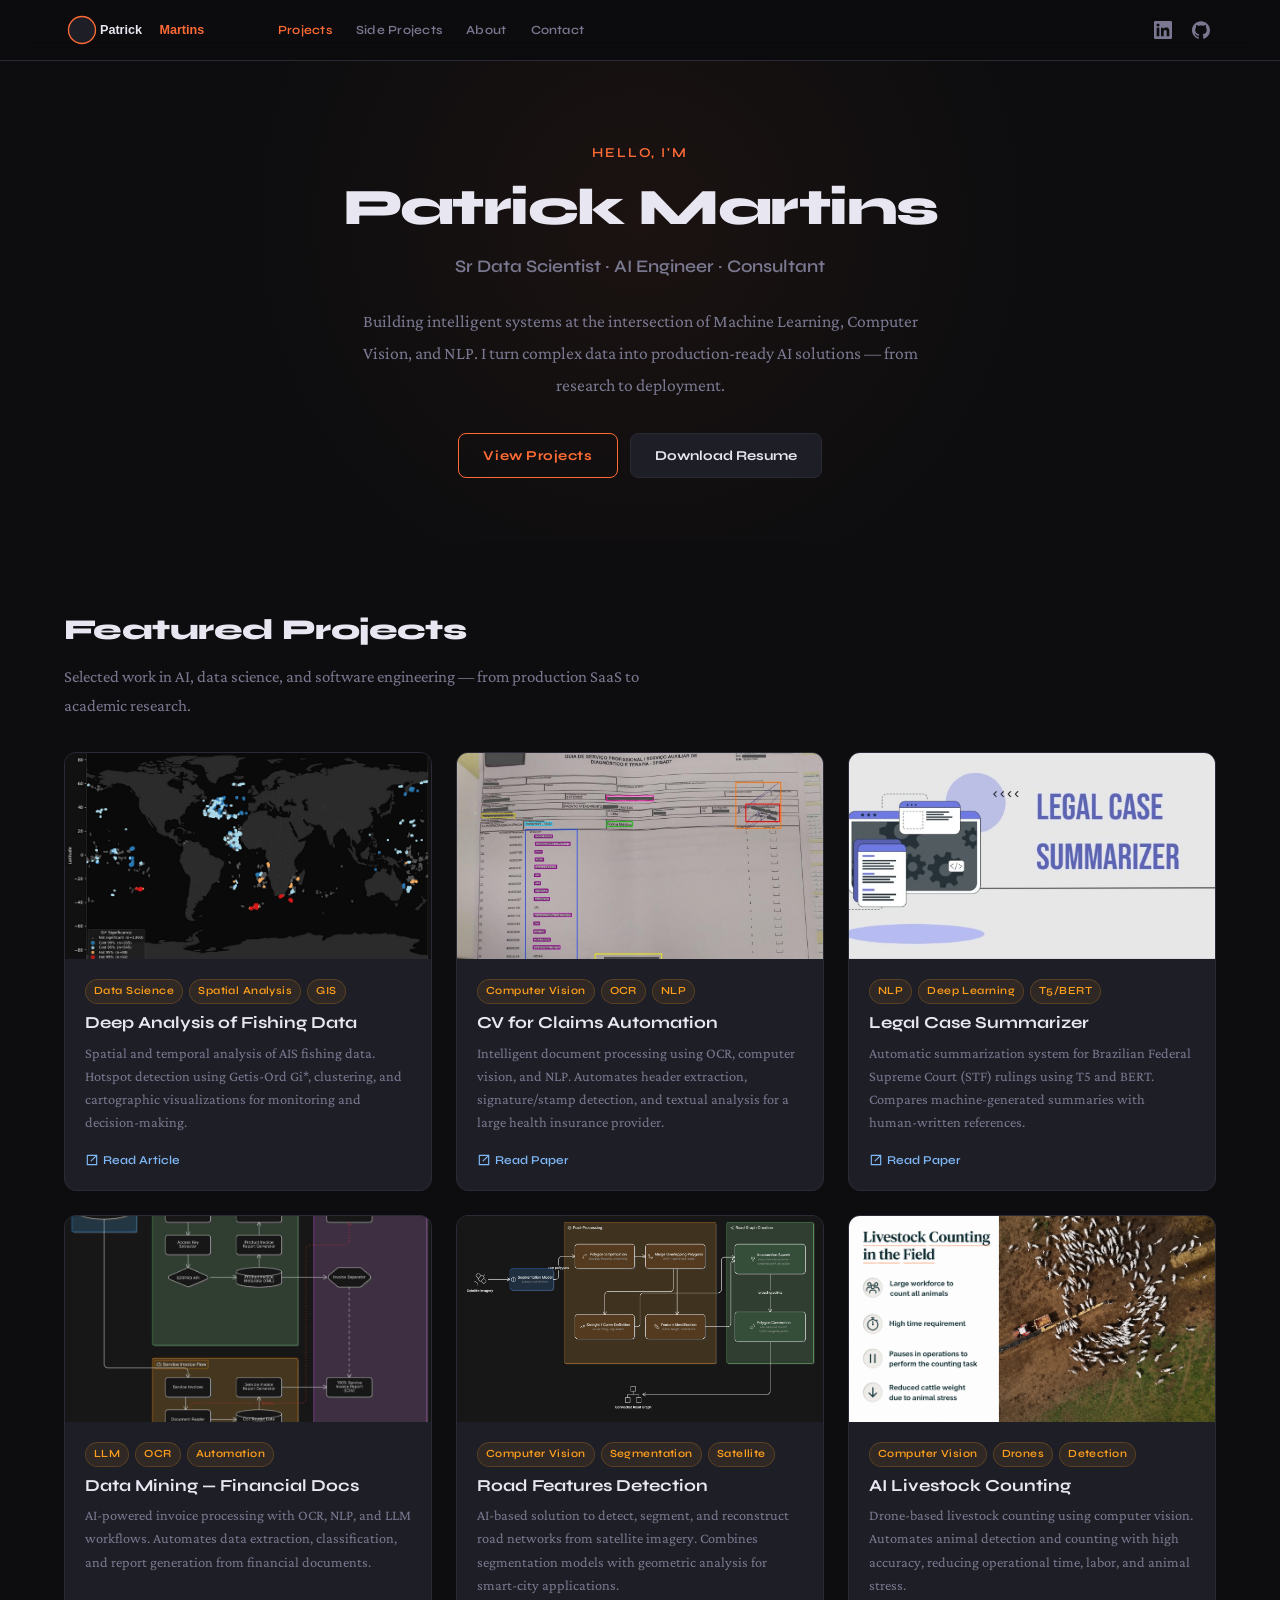
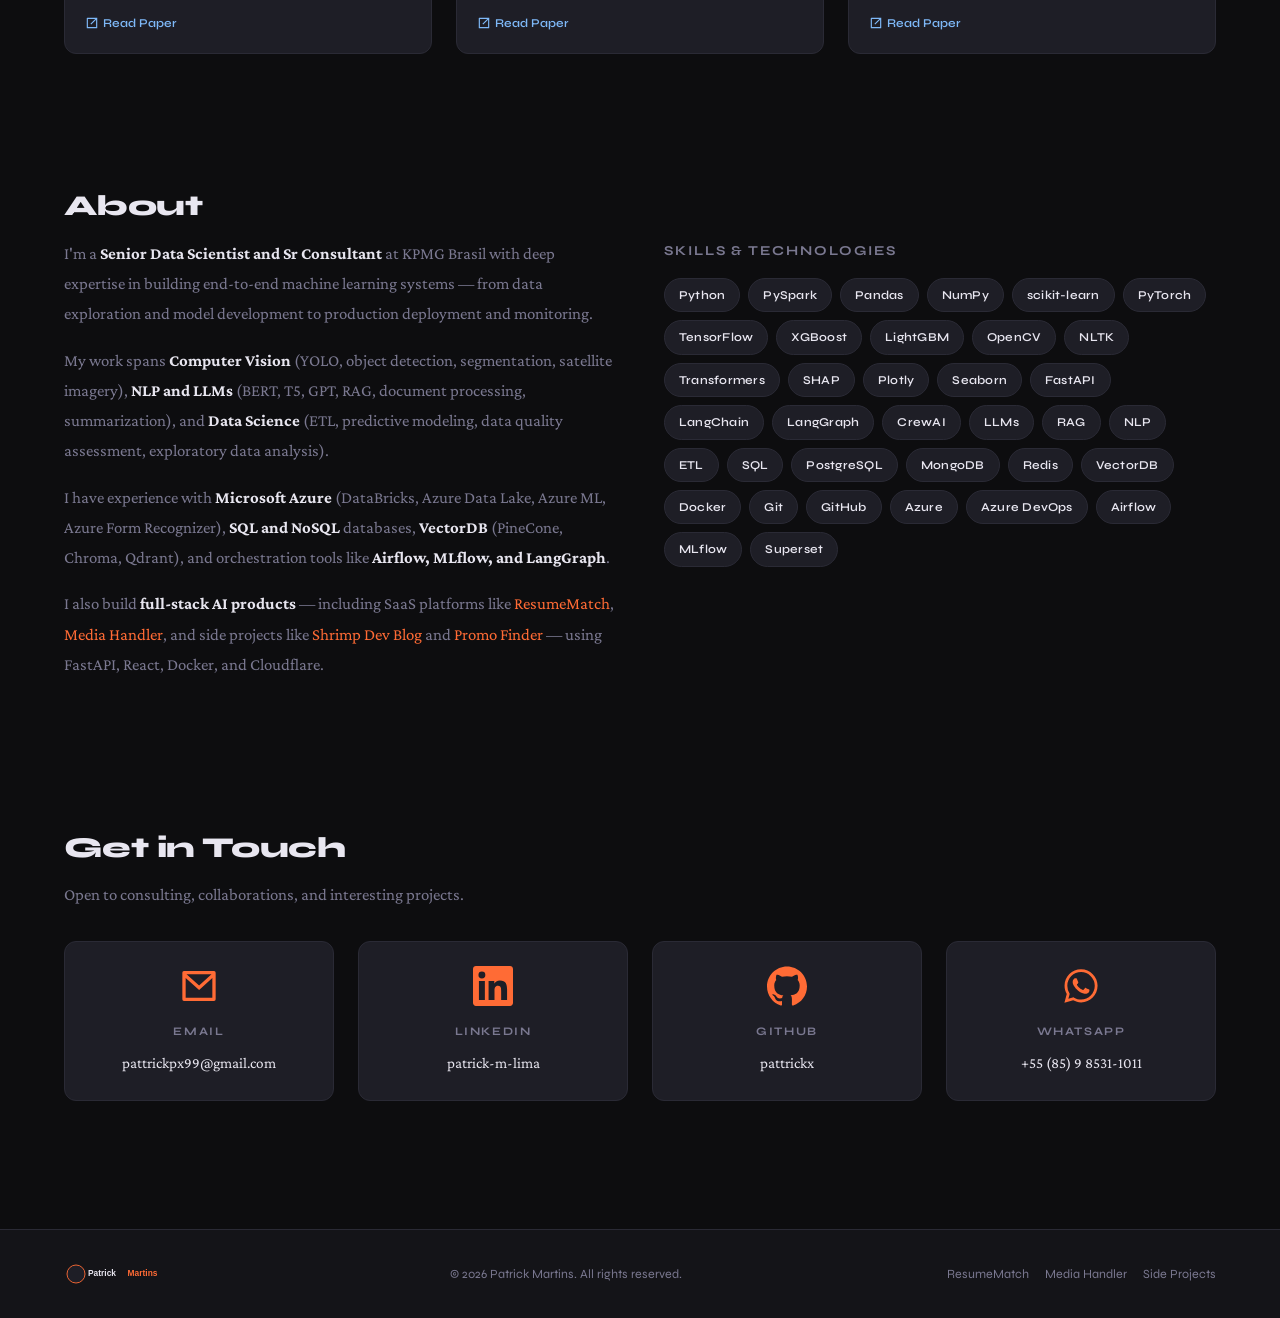
<file: index.html>
<!DOCTYPE html>
<html lang="en">
<head>
  <meta charset="UTF-8">
  <meta name="viewport" content="width=device-width, initial-scale=1.0">
  <meta name="description" content="Patrick Martins — Sr Data Scientist, AI Engineer, and Consultant. Specializing in Machine Learning, Computer Vision, NLP, and full-stack AI solutions.">
  <meta name="theme-color" content="#0d0d0f">
  <title>Patrick Martins — Data Scientist / AI Engineer</title>
  <link rel="stylesheet" href="assets/css/portfolio.css">
  <link rel="icon" type="image/jpeg" href="images/1629468109932.jfif">
  <link rel="icon" type="image/x-icon" href="images/1629468109932.jfif">
  <!-- Google tag (gtag.js) -->
  <script async src="https://www.googletagmanager.com/gtag/js?id=G-9THNRH9Z40"></script>
  <script>
    window.dataLayer = window.dataLayer || [];
    function gtag(){datalayer.push(arguments);}
    gtag('js', new Date());
    gtag('config', 'G-9THNRH9Z40');
  </script>

</head>
<body>

  <!-- ════════════════════════════════════════════
       NAVBAR
       ════════════════════════════════════════════ -->
  <header class="navbar">
    <div class="navbar__inner">
      <a href="index.html" class="navbar__brand">
        <img src="images/logo.svg" alt="Patrick Martins" class="navbar__logo">
      </a>
      <nav class="navbar__links">
        <a href="#projects" class="navbar__link navbar__link--active">Projects</a>
        <a href="side-projects.html" class="navbar__link">Side Projects</a>
        <a href="#about" class="navbar__link">About</a>
        <a href="#contact" class="navbar__link">Contact</a>
      </nav>
      <div class="navbar__social">
        <a href="https://www.linkedin.com/in/patrick-m-lima/" target="_blank" rel="noopener" aria-label="LinkedIn">
          <svg viewBox="0 0 24 24"><path d="M20.447 20.452h-3.554v-5.569c0-1.328-.027-3.037-1.852-3.037-1.853 0-2.136 1.445-2.136 2.939v5.667H9.351V9h3.414v1.561h.046c.477-.9 1.637-1.85 3.37-1.85 3.601 0 4.267 2.37 4.267 5.455v6.286zM5.337 7.433a2.062 2.062 0 01-2.063-2.065 2.064 2.064 0 112.063 2.065zm1.782 13.019H3.555V9h3.564v11.452zM22.225 0H1.771C.792 0 0 .774 0 1.729v20.542C0 23.227.792 24 1.771 24h20.451C23.2 24 24 23.227 24 22.271V1.729C24 .774 23.2 0 22.222 0h.003z"/></svg>
        </a>
        <a href="https://github.com/pattrickx" target="_blank" rel="noopener" aria-label="GitHub">
          <svg viewBox="0 0 24 24"><path d="M12 .297c-6.63 0-12 5.373-12 12 0 5.303 3.438 9.8 8.205 11.385.6.113.82-.258.82-.577 0-.285-.01-1.04-.015-2.04-3.338.724-4.042-1.61-4.042-1.61C4.422 18.07 3.633 17.7 3.633 17.7c-1.087-.744.084-.729.084-.729 1.205.084 1.838 1.236 1.838 1.236 1.07 1.835 2.809 1.305 3.495.998.108-.776.417-1.305.76-1.605-2.665-.3-5.466-1.332-5.466-5.93 0-1.31.465-2.38 1.235-3.22-.135-.303-.54-1.523.105-3.176 0 0 1.005-.322 3.3 1.23.96-.267 1.98-.399 3-.405 1.02.006 2.04.138 3 .405 2.28-1.552 3.285-1.23 3.285-1.23.645 1.653.24 2.873.12 3.176.765.84 1.23 1.91 1.23 3.22 0 4.61-2.805 5.625-5.475 5.92.42.36.81 1.096.81 2.22 0 1.606-.015 2.896-.015 3.286 0 .315.21.69.825.57C20.565 22.092 24 17.592 24 12.297c0-6.627-5.373-12-12-12"/></svg>
        </a>
      </div>
    </div>
  </header>

  <!-- ════════════════════════════════════════════
       HERO
       ════════════════════════════════════════════ -->
  <section class="hero">
    <div class="container">
      <p class="hero__greeting fade-in">Hello, I'm</p>
      <h1 class="hero__name fade-in fade-in-delay-1">Patrick Martins</h1>
      <p class="hero__title fade-in fade-in-delay-2">Sr Data Scientist · AI Engineer · Consultant</p>
      <p class="hero__desc fade-in fade-in-delay-3">
        Building intelligent systems at the intersection of Machine Learning, Computer Vision, and NLP.
        I turn complex data into production-ready AI solutions — from research to deployment.
      </p>
      <div class="hero__actions fade-in fade-in-delay-4">
        <a href="#projects" class="btn-primary">View Projects</a>
        <a href="https://patrick-martins.shrimpdev.com/pdfs/Resume%20Patrick%20Martins.pdf" class="btn-ghost" target="_blank" rel="noopener">Download Resume</a>
      </div>
    </div>
  </section>

  <!-- ════════════════════════════════════════════
       FEATURED PROJECTS
       ════════════════════════════════════════════ -->
  <section id="projects" class="section">
    <div class="container">
      <h2 class="section__title">Featured Projects</h2>
      <p class="section__subtitle">Selected work in AI, data science, and software engineering — from production SaaS to academic research.</p>

      <div class="projects-grid">

        <!-- Fishing Data Analysis -->
        <article class="project-card">
          <a href="https://medium.com/@pattrickpx99/deep-analysis-of-fishing-data-67dc43de5cac" target="_blank" rel="noopener" class="project-card__img-wrap">
            <img src="images/fishing_hotspots.png" alt="Fishing Data Analysis" class="project-card__img" loading="lazy">
          </a>
          <div class="project-card__body">
            <div class="project-card__tags">
              <span class="project-card__tag">Data Science</span>
              <span class="project-card__tag">Spatial Analysis</span>
              <span class="project-card__tag">GIS</span>
            </div>
            <h3 class="project-card__title"><a href="https://medium.com/@pattrickpx99/deep-analysis-of-fishing-data-67dc43de5cac" target="_blank" rel="noopener">Deep Analysis of Fishing Data</a></h3>
            <p class="project-card__desc">Spatial and temporal analysis of AIS fishing data. Hotspot detection using Getis-Ord Gi*, clustering, and cartographic visualizations for monitoring and decision-making.</p>
            <div class="project-card__links">
              <a href="https://medium.com/@pattrickpx99/deep-analysis-of-fishing-data-67dc43de5cac" target="_blank" rel="noopener" class="project-card__link">
                <svg viewBox="0 0 24 24"><path d="M14 3v2H5v14h14v-9h2v10a1 1 0 01-1 1H4a1 1 0 01-1-1V4a1 1 0 011-1h10zm7 0v8h-2V6.414l-8.293 8.293-1.414-1.414L17.586 5H13V3h8z"/></svg>
                Read Article
              </a>
            </div>
          </div>
        </article>

        <!-- Computer Vision for Claims -->
        <article class="project-card">
          <a href="pdfs/Use of Computer Vision for Claims Adjustment Automation.pdf" target="_blank" rel="noopener" class="project-card__img-wrap">
            <img src="images/tcc.png" alt="Computer Vision for Claims Automation" class="project-card__img" loading="lazy">
          </a>
          <div class="project-card__body">
            <div class="project-card__tags">
              <span class="project-card__tag">Computer Vision</span>
              <span class="project-card__tag">OCR</span>
              <span class="project-card__tag">NLP</span>
            </div>
            <h3 class="project-card__title"><a href="pdfs/Use of Computer Vision for Claims Adjustment Automation.pdf" target="_blank" rel="noopener">CV for Claims Automation</a></h3>
            <p class="project-card__desc">Intelligent document processing using OCR, computer vision, and NLP. Automates header extraction, signature/stamp detection, and textual analysis for a large health insurance provider.</p>
            <div class="project-card__links">
              <a href="pdfs/Use of Computer Vision for Claims Adjustment Automation.pdf" target="_blank" rel="noopener" class="project-card__link">
                <svg viewBox="0 0 24 24"><path d="M14 3v2H5v14h14v-9h2v10a1 1 0 01-1 1H4a1 1 0 01-1-1V4a1 1 0 011-1h10zm7 0v8h-2V6.414l-8.293 8.293-1.414-1.414L17.586 5H13V3h8z"/></svg>
                Read Paper
              </a>
            </div>
          </div>
        </article>

        <!-- Legal Case Summarizer -->
        <article class="project-card">
          <a href="pdfs/Apresentação - Sumarizador 11-2022.pdf" target="_blank" rel="noopener" class="project-card__img-wrap">
            <img src="images/Image 2026-05-13 at 22.54.12.jpeg" alt="Legal Case Summarizer" class="project-card__img" loading="lazy">
          </a>
          <div class="project-card__body">
            <div class="project-card__tags">
              <span class="project-card__tag">NLP</span>
              <span class="project-card__tag">Deep Learning</span>
              <span class="project-card__tag">T5/BERT</span>
            </div>
            <h3 class="project-card__title"><a href="pdfs/Apresentação - Sumarizador 11-2022.pdf" target="_blank" rel="noopener">Legal Case Summarizer</a></h3>
            <p class="project-card__desc">Automatic summarization system for Brazilian Federal Supreme Court (STF) rulings using T5 and BERT. Compares machine-generated summaries with human-written references.</p>
            <div class="project-card__links">
              <a href="pdfs/Apresentação - Sumarizador 11-2022.pdf" target="_blank" rel="noopener" class="project-card__link">
                <svg viewBox="0 0 24 24"><path d="M14 3v2H5v14h14v-9h2v10a1 1 0 01-1 1H4a1 1 0 01-1-1V4a1 1 0 011-1h10zm7 0v8h-2V6.414l-8.293 8.293-1.414-1.414L17.586 5H13V3h8z"/></svg>
                Read Paper
              </a>
            </div>
          </div>
        </article>

        <!-- Data Mining in Financial Documents -->
        <article class="project-card">
          <a href="pdfs/Data Mining in Financial Documents.pdf" target="_blank" rel="noopener" class="project-card__img-wrap">
            <img src="images/WhatsApp Image 2026-05-14 at 12.57.19.jpeg" alt="Data Mining in Financial Documents" class="project-card__img" loading="lazy">
          </a>
          <div class="project-card__body">
            <div class="project-card__tags">
              <span class="project-card__tag">LLM</span>
              <span class="project-card__tag">OCR</span>
              <span class="project-card__tag">Automation</span>
            </div>
            <h3 class="project-card__title"><a href="pdfs/Data Mining in Financial Documents.pdf" target="_blank" rel="noopener">Data Mining — Financial Docs</a></h3>
            <p class="project-card__desc">AI-powered invoice processing with OCR, NLP, and LLM workflows. Automates data extraction, classification, and report generation from financial documents.</p>
            <div class="project-card__links">
              <a href="pdfs/Data Mining in Financial Documents.pdf" target="_blank" rel="noopener" class="project-card__link">
                <svg viewBox="0 0 24 24"><path d="M14 3v2H5v14h14v-9h2v10a1 1 0 01-1 1H4a1 1 0 01-1-1V4a1 1 0 011-1h10zm7 0v8h-2V6.414l-8.293 8.293-1.414-1.414L17.586 5H13V3h8z"/></svg>
                Read Paper
              </a>
            </div>
          </div>
        </article>

        <!-- Road Features Detection -->
        <article class="project-card">
          <a href="pdfs/A computer vision model for detecting road features in satellite images.pdf" target="_blank" rel="noopener" class="project-card__img-wrap">
            <img src="images/A computer vision model for detecting road features in satellite images.png" alt="Road Features Detection" class="project-card__img" loading="lazy">
          </a>
          <div class="project-card__body">
            <div class="project-card__tags">
              <span class="project-card__tag">Computer Vision</span>
              <span class="project-card__tag">Segmentation</span>
              <span class="project-card__tag">Satellite</span>
            </div>
            <h3 class="project-card__title"><a href="pdfs/A computer vision model for detecting road features in satellite images.pdf" target="_blank" rel="noopener">Road Features Detection</a></h3>
            <p class="project-card__desc">AI-based solution to detect, segment, and reconstruct road networks from satellite imagery. Combines segmentation models with geometric analysis for smart-city applications.</p>
            <div class="project-card__links">
              <a href="pdfs/A computer vision model for detecting road features in satellite images.pdf" target="_blank" rel="noopener" class="project-card__link">
                <svg viewBox="0 0 24 24"><path d="M14 3v2H5v14h14v-9h2v10a1 1 0 01-1 1H4a1 1 0 01-1-1V4a1 1 0 011-1h10zm7 0v8h-2V6.414l-8.293 8.293-1.414-1.414L17.586 5H13V3h8z"/></svg>
                Read Paper
              </a>
            </div>
          </div>
        </article>

        <!-- Livestock Counting -->
        <article class="project-card">
          <a href="pdfs/AI-powered livestock counting solution.pdf" target="_blank" rel="noopener" class="project-card__img-wrap">
            <img src="images/AI-powered livestock counting solution.png" alt="AI Livestock Counting" class="project-card__img" loading="lazy">
          </a>
          <div class="project-card__body">
            <div class="project-card__tags">
              <span class="project-card__tag">Computer Vision</span>
              <span class="project-card__tag">Drones</span>
              <span class="project-card__tag">Detection</span>
            </div>
            <h3 class="project-card__title"><a href="pdfs/AI-powered livestock counting solution.pdf" target="_blank" rel="noopener">AI Livestock Counting</a></h3>
            <p class="project-card__desc">Drone-based livestock counting using computer vision. Automates animal detection and counting with high accuracy, reducing operational time, labor, and animal stress.</p>
            <div class="project-card__links">
              <a href="pdfs/AI-powered livestock counting solution.pdf" target="_blank" rel="noopener" class="project-card__link">
                <svg viewBox="0 0 24 24"><path d="M14 3v2H5v14h14v-9h2v10a1 1 0 01-1 1H4a1 1 0 01-1-1V4a1 1 0 011-1h10zm7 0v8h-2V6.414l-8.293 8.293-1.414-1.414L17.586 5H13V3h8z"/></svg>
                Read Paper
              </a>
            </div>
          </div>
        </article>

      </div>
    </div>
  </section>

  <!-- ════════════════════════════════════════════
       ABOUT
       ════════════════════════════════════════════ -->
  <section id="about" class="section">
    <div class="container">
      <h2 class="section__title">About</h2>
      <div class="about-grid">
        <div class="about__bio">
          <p>
            I'm a <strong>Senior Data Scientist and Sr Consultant</strong> at KPMG Brasil with deep expertise in building
            end-to-end machine learning systems — from data exploration and model development to
            production deployment and monitoring.
          </p>
          <p>
            My work spans <strong>Computer Vision</strong> (YOLO, object detection, segmentation, satellite imagery),
            <strong>NLP and LLMs</strong> (BERT, T5, GPT, RAG, document processing, summarization),
            and <strong>Data Science</strong> (ETL, predictive modeling, data quality assessment, exploratory data analysis).
          </p>
          <p>
            I have experience with <strong>Microsoft Azure</strong> (DataBricks, Azure Data Lake, Azure ML, Azure Form Recognizer),
            <strong>SQL and NoSQL</strong> databases, <strong>VectorDB</strong> (PineCone, Chroma, Qdrant),
            and orchestration tools like <strong>Airflow, MLflow, and LangGraph</strong>.
          </p>
          <p>
            I also build <strong>full-stack AI products</strong> — including SaaS platforms like
            <a href="https://resumematch.shrimpdev.com" target="_blank" rel="noopener" class="about-link">ResumeMatch</a>,
            <a href="https://mediahandler.shrimpdev.com" target="_blank" rel="noopener" class="about-link">Media Handler</a>,
            and side projects like
            <a href="https://blog.shrimpdev.com" target="_blank" rel="noopener" class="about-link">Shrimp Dev Blog</a>
            and <a href="https://promo-miner.shrimpdev.com" target="_blank" rel="noopener" class="about-link">Promo Finder</a>
            — using FastAPI, React, Docker, and Cloudflare.
          </p>
        </div>
        <div>
          <h3 class="skills-heading">Skills &amp; Technologies</h3>
          <div class="skills-list">
            <span class="skill-tag">Python</span>
            <span class="skill-tag">PySpark</span>
            <span class="skill-tag">Pandas</span>
            <span class="skill-tag">NumPy</span>
            <span class="skill-tag">scikit-learn</span>
            <span class="skill-tag">PyTorch</span>
            <span class="skill-tag">TensorFlow</span>
            <span class="skill-tag">XGBoost</span>
            <span class="skill-tag">LightGBM</span>
            <span class="skill-tag">OpenCV</span>
            <span class="skill-tag">NLTK</span>
            <span class="skill-tag">Transformers</span>
            <span class="skill-tag">SHAP</span>
            <span class="skill-tag">Plotly</span>
            <span class="skill-tag">Seaborn</span>
            <span class="skill-tag">FastAPI</span>
            <span class="skill-tag">LangChain</span>
            <span class="skill-tag">LangGraph</span>
            <span class="skill-tag">CrewAI</span>
            <span class="skill-tag">LLMs</span>
            <span class="skill-tag">RAG</span>
            <span class="skill-tag">NLP</span>
            <span class="skill-tag">ETL</span>
            <span class="skill-tag">SQL</span>
            <span class="skill-tag">PostgreSQL</span>
            <span class="skill-tag">MongoDB</span>
            <span class="skill-tag">Redis</span>
            <span class="skill-tag">VectorDB</span>
            <span class="skill-tag">Docker</span>
            <span class="skill-tag">Git</span>
            <span class="skill-tag">GitHub</span>
            <span class="skill-tag">Azure</span>
            <span class="skill-tag">Azure DevOps</span>
            <span class="skill-tag">Airflow</span>
            <span class="skill-tag">MLflow</span>
            <span class="skill-tag">Superset</span>
          </div>
        </div>
      </div>
    </div>
  </section>

  <!-- ════════════════════════════════════════════
       CONTACT
       ════════════════════════════════════════════ -->
  <section id="contact" class="section">
    <div class="container">
      <h2 class="section__title">Get in Touch</h2>
      <p class="section__subtitle">Open to consulting, collaborations, and interesting projects.</p>

      <div class="contact-grid">
        <div class="contact-card">
          <div class="contact-card__icon">
            <svg viewBox="0 0 24 24"><path d="M3 3h18a1 1 0 011 1v16a1 1 0 01-1 1H3a1 1 0 01-1-1V4a1 1 0 011-1zm17 4.238l-7.928 7.1L4 7.216V19h16V7.238zM4.511 5l7.55 6.662L19.502 5H4.511z"/></svg>
          </div>
          <p class="contact-card__label">Email</p>
          <p class="contact-card__value"><a href="mailto:pattrickpx99@gmail.com">pattrickpx99@gmail.com</a></p>
        </div>
        <div class="contact-card">
          <div class="contact-card__icon">
            <svg viewBox="0 0 24 24"><path d="M20.447 20.452h-3.554v-5.569c0-1.328-.027-3.037-1.852-3.037-1.853 0-2.136 1.445-2.136 2.939v5.667H9.351V9h3.414v1.561h.046c.477-.9 1.637-1.85 3.37-1.85 3.601 0 4.267 2.37 4.267 5.455v6.286zM5.337 7.433a2.062 2.062 0 01-2.063-2.065 2.064 2.064 0 112.063 2.065zm1.782 13.019H3.555V9h3.564v11.452zM22.225 0H1.771C.792 0 0 .774 0 1.729v20.542C0 23.227.792 24 1.771 24h20.451C23.2 24 24 23.227 24 22.271V1.729C24 .774 23.2 0 22.222 0h.003z"/></svg>
          </div>
          <p class="contact-card__label">LinkedIn</p>
          <p class="contact-card__value"><a href="https://www.linkedin.com/in/patrick-m-lima/" target="_blank" rel="noopener">patrick-m-lima</a></p>
        </div>
        <div class="contact-card">
          <div class="contact-card__icon">
            <svg viewBox="0 0 24 24"><path d="M12 .297c-6.63 0-12 5.373-12 12 0 5.303 3.438 9.8 8.205 11.385.6.113.82-.258.82-.577 0-.285-.01-1.04-.015-2.04-3.338.724-4.042-1.61-4.042-1.61C4.422 18.07 3.633 17.7 3.633 17.7c-1.087-.744.084-.729.084-.729 1.205.084 1.838 1.236 1.838 1.236 1.07 1.835 2.809 1.305 3.495.998.108-.776.417-1.305.76-1.605-2.665-.3-5.466-1.332-5.466-5.93 0-1.31.465-2.38 1.235-3.22-.135-.303-.54-1.523.105-3.176 0 0 1.005-.322 3.3 1.23.96-.267 1.98-.399 3-.405 1.02.006 2.04.138 3 .405 2.28-1.552 3.285-1.23 3.285-1.23.645 1.653.24 2.873.12 3.176.765.84 1.23 1.91 1.23 3.22 0 4.61-2.805 5.625-5.475 5.92.42.36.81 1.096.81 2.22 0 1.606-.015 2.896-.015 3.286 0 .315.21.69.825.57C20.565 22.092 24 17.592 24 12.297c0-6.627-5.373-12-12-12"/></svg>
          </div>
          <p class="contact-card__label">GitHub</p>
          <p class="contact-card__value"><a href="https://github.com/pattrickx" target="_blank" rel="noopener">pattrickx</a></p>
        </div>
        <div class="contact-card">
          <div class="contact-card__icon">
            <svg viewBox="0 0 24 24"><path d="M19.05 4.91A9.816 9.816 0 0012.04 2c-5.46 0-9.91 4.45-9.91 9.91 0 1.75.46 3.45 1.32 4.95L2.05 22l5.25-1.38c1.45.79 3.08 1.21 4.74 1.21 5.46 0 9.91-4.45 9.91-9.91 0-2.65-1.03-5.14-2.9-7.01zm-7.01 15.24c-1.48 0-2.93-.4-4.2-1.15l-.3-.18-3.12.82.83-3.04-.2-.31a8.264 8.264 0 01-1.26-4.38c0-4.54 3.7-8.24 8.24-8.24 2.2 0 4.27.86 5.82 2.42a8.183 8.183 0 012.41 5.83c.02 4.54-3.68 8.24-8.22 8.24zm4.52-6.16c-.25-.12-1.47-.72-1.69-.81-.23-.08-.39-.12-.56.12-.17.25-.64.81-.78.97-.14.17-.29.19-.54.06-.25-.12-1.05-.39-1.99-1.23-.74-.66-1.23-1.47-1.38-1.72-.14-.25-.02-.38.11-.51.11-.11.25-.29.37-.43.12-.14.17-.25.25-.42.08-.17.04-.31-.02-.43-.06-.12-.56-1.34-.76-1.84-.2-.48-.41-.42-.56-.43h-.48c-.17 0-.43.06-.66.31-.22.25-.86.85-.86 2.07 0 1.22.89 2.4 1.01 2.56.12.17 1.75 2.67 4.23 3.74.59.26 1.05.41 1.41.52.59.19 1.13.16 1.56.1.48-.07 1.47-.6 1.67-1.18.21-.58.21-1.07.14-1.18-.06-.11-.23-.17-.48-.29z"/></svg>
          </div>
          <p class="contact-card__label">WhatsApp</p>
          <p class="contact-card__value"><a href="https://wa.me/5585985311011" target="_blank" rel="noopener">+55 (85) 9 8531-1011</a></p>
        </div>
      </div>
    </div>
  </section>

  <!-- ════════════════════════════════════════════
       FOOTER
       ════════════════════════════════════════════ -->
  <footer class="footer">
    <div class="footer__inner">
      <div class="footer__brand">
        <img src="images/logo.svg" alt="Patrick Martins" class="footer__logo">
      </div>
      <p class="footer__copy">© 2026 Patrick Martins. All rights reserved.</p>
      <div class="footer__links">
        <a href="https://resumematch.shrimpdev.com" class="footer__link" target="_blank" rel="noopener">ResumeMatch</a>
        <a href="https://mediahandler.shrimpdev.com" class="footer__link" target="_blank" rel="noopener">Media Handler</a>
        <a href="side-projects.html" class="footer__link">Side Projects</a>
      </div>
    </div>
  </footer>

</body>
</html>
</file>
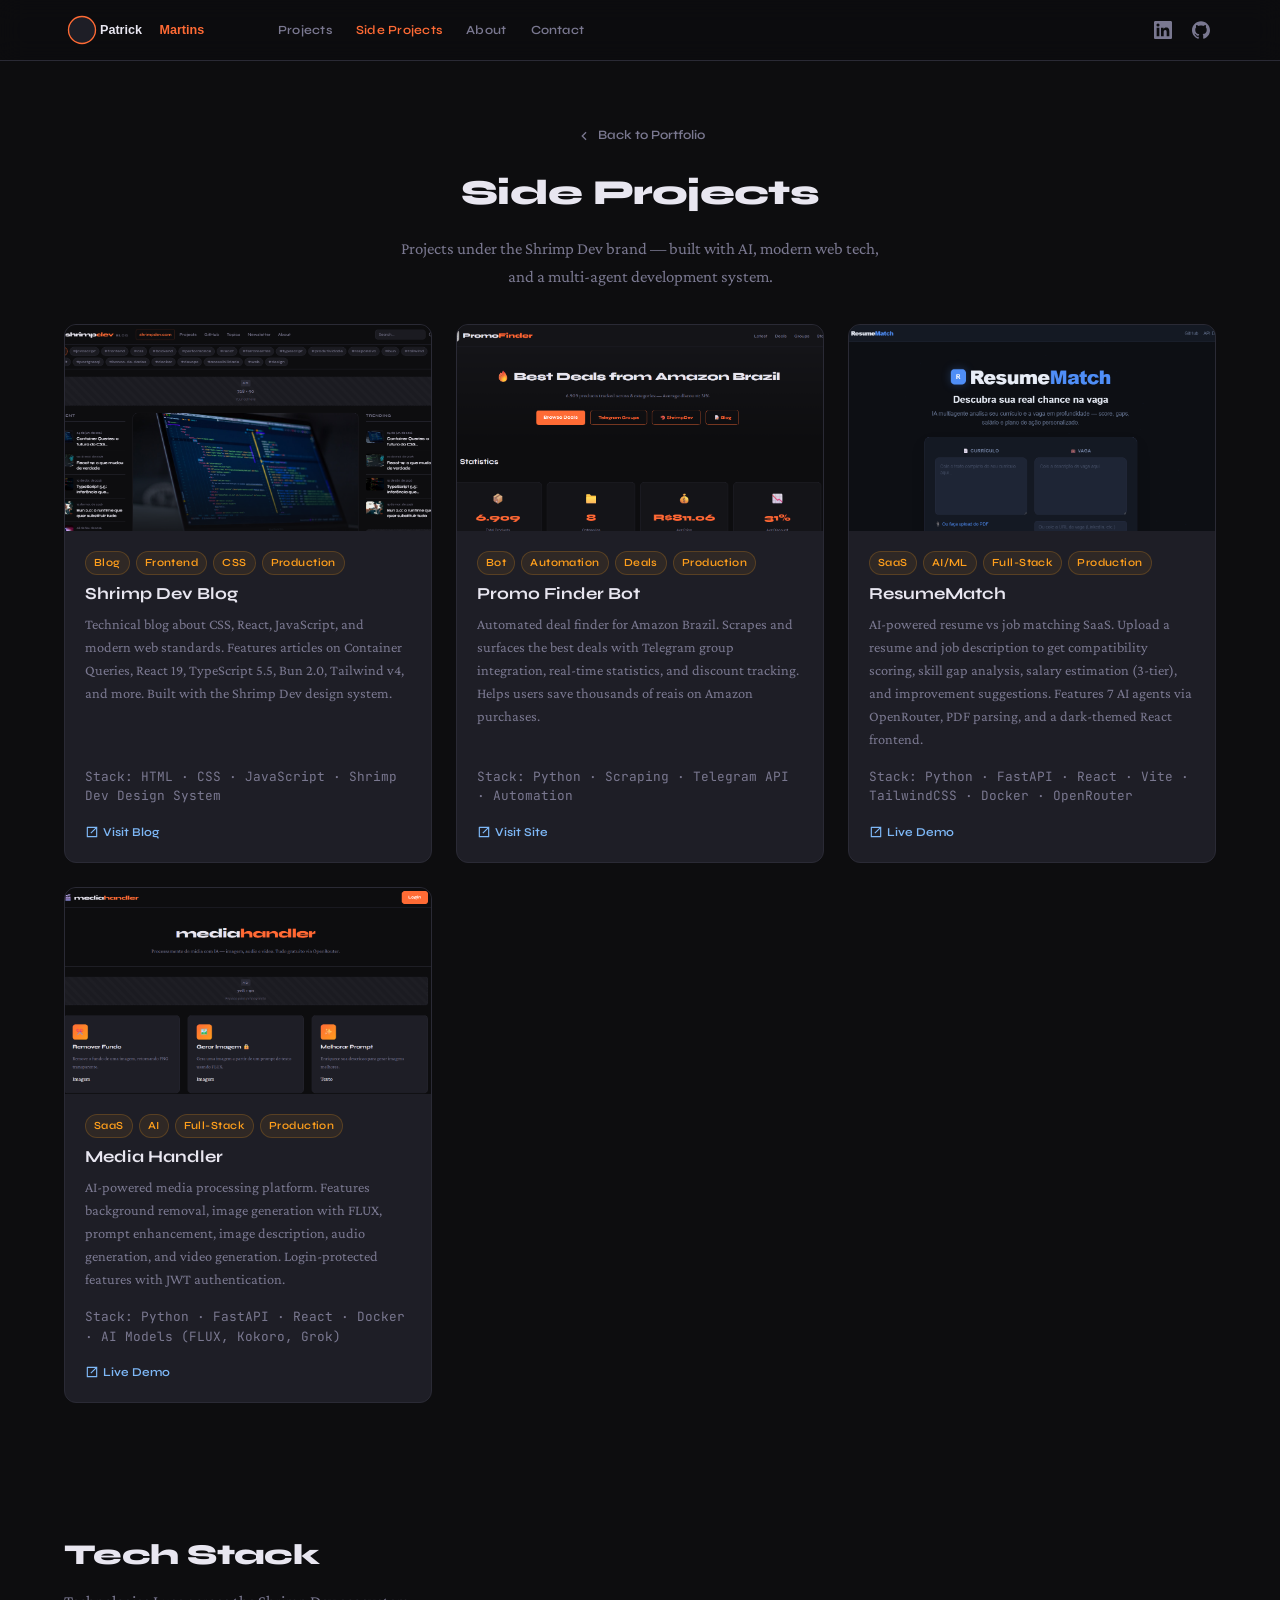
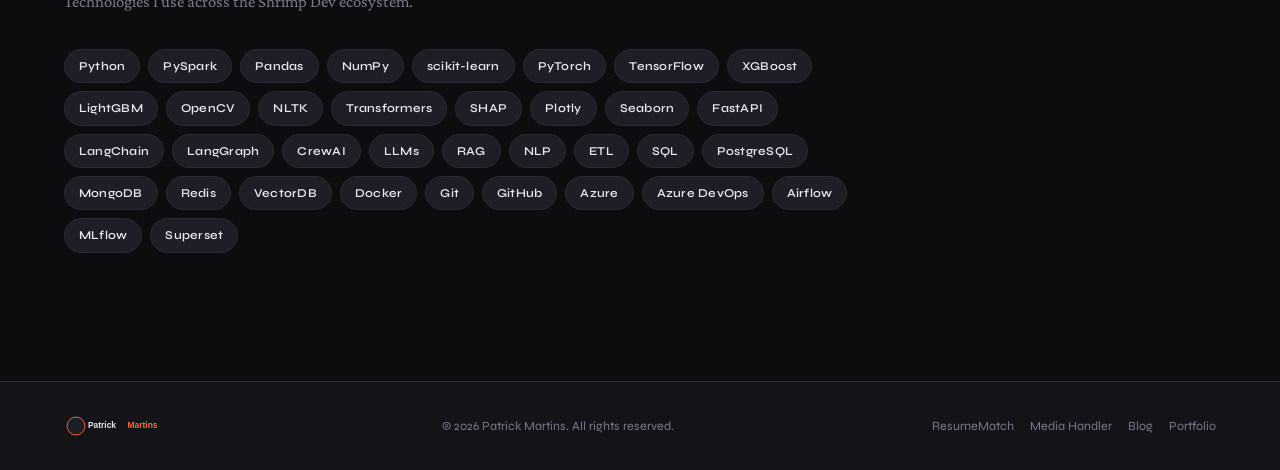
<file: side-projects.html>
<!DOCTYPE html>
<html lang="en">
<head>
  <meta charset="UTF-8">
  <meta name="viewport" content="width=device-width, initial-scale=1.0">
  <meta name="description" content="Side projects by Patrick Martins — Shrimp Dev Blog, Promo Finder, ResumeMatch, and Media Handler.">
  <meta name="theme-color" content="#0d0d0f">
  <title>Side Projects — Patrick Martins</title>
  <link rel="stylesheet" href="assets/css/portfolio.css">
  <link rel="icon" type="image/jpeg" href="images/1629468109932.jfif">
  <!-- Google tag (gtag.js) -->
  <script async src="https://www.googletagmanager.com/gtag/js?id=G-9THNRH9Z40"></script>
  <script>
    window.dataLayer = window.dataLayer || [];
    function gtag(){datalayer.push(arguments);}
    gtag('js', new Date());
    gtag('config', 'G-9THNRH9Z40');
  </script>

</head>
<body>

  <!-- ════════════════════════════════════════════
       NAVBAR
       ════════════════════════════════════════════ -->
  <header class="navbar">
    <div class="navbar__inner">
      <a href="index.html" class="navbar__brand">
        <img src="images/logo.svg" alt="Patrick Martins" class="navbar__logo">
      </a>
      <nav class="navbar__links">
        <a href="index.html#projects" class="navbar__link">Projects</a>
        <a href="side-projects.html" class="navbar__link navbar__link--active">Side Projects</a>
        <a href="index.html#about" class="navbar__link">About</a>
        <a href="index.html#contact" class="navbar__link">Contact</a>
      </nav>
      <div class="navbar__social">
        <a href="https://www.linkedin.com/in/patrick-m-lima/" target="_blank" rel="noopener" aria-label="LinkedIn">
          <svg viewBox="0 0 24 24"><path d="M20.447 20.452h-3.554v-5.569c0-1.328-.027-3.037-1.852-3.037-1.853 0-2.136 1.445-2.136 2.939v5.667H9.351V9h3.414v1.561h.046c.477-.9 1.637-1.85 3.37-1.85 3.601 0 4.267 2.37 4.267 5.455v6.286zM5.337 7.433a2.062 2.062 0 01-2.063-2.065 2.064 2.064 0 112.063 2.065zm1.782 13.019H3.555V9h3.564v11.452zM22.225 0H1.771C.792 0 0 .774 0 1.729v20.542C0 23.227.792 24 1.771 24h20.451C23.2 24 24 23.227 24 22.271V1.729C24 .774 23.2 0 22.222 0h.003z"/></svg>
        </a>
        <a href="https://github.com/pattrickx" target="_blank" rel="noopener" aria-label="GitHub">
          <svg viewBox="0 0 24 24"><path d="M12 .297c-6.63 0-12 5.373-12 12 0 5.303 3.438 9.8 8.205 11.385.6.113.82-.258.82-.577 0-.285-.01-1.04-.015-2.04-3.338.724-4.042-1.61-4.042-1.61C4.422 18.07 3.633 17.7 3.633 17.7c-1.087-.744.084-.729.084-.729 1.205.084 1.838 1.236 1.838 1.236 1.07 1.835 2.809 1.305 3.495.998.108-.776.417-1.305.76-1.605-2.665-.3-5.466-1.332-5.466-5.93 0-1.31.465-2.38 1.235-3.22-.135-.303-.54-1.523.105-3.176 0 0 1.005-.322 3.3 1.23.96-.267 1.98-.399 3-.405 1.02.006 2.04.138 3 .405 2.28-1.552 3.285-1.23 3.285-1.23.645 1.653.24 2.873.12 3.176.765.84 1.23 1.91 1.23 3.22 0 4.61-2.805 5.625-5.475 5.92.42.36.81 1.096.81 2.22 0 1.606-.015 2.896-.015 3.286 0 .315.21.69.825.57C20.565 22.092 24 17.592 24 12.297c0-6.627-5.373-12-12-12"/></svg>
        </a>
      </div>
    </div>
  </header>

  <!-- ════════════════════════════════════════════
       PAGE HEADER
       ════════════════════════════════════════════ -->
  <section class="page-header">
    <div class="container">
      <a href="index.html" class="back-link">
        <svg viewBox="0 0 24 24"><path d="M10.828 12l4.95 4.95-1.414 1.414L8 12l6.364-6.364 1.414 1.414z"/></svg>
        Back to Portfolio
      </a>
      <h1 class="page-header__title">Side Projects</h1>
      <p class="page-header__desc">Projects under the Shrimp Dev brand — built with AI, modern web tech, and a multi-agent development system.</p>
    </div>
  </section>

  <!-- ════════════════════════════════════════════
       SIDE PROJECTS GRID
       ════════════════════════════════════════════ -->
  <section class="section section--no-top">
    <div class="container">
      <div class="projects-grid">

        <!-- Shrimp Dev Blog -->
        <article class="project-card">
          <a href="https://blog.shrimpdev.com/" target="_blank" rel="noopener" class="project-card__img-wrap">
            <img src="images/blog-shrimpdev.png" alt="Shrimp Dev Blog" class="project-card__img" loading="lazy">
          </a>
          <div class="project-card__body">
            <div class="project-card__tags">
              <span class="project-card__tag">Blog</span>
              <span class="project-card__tag">Frontend</span>
              <span class="project-card__tag">CSS</span>
              <span class="project-card__tag">Production</span>
            </div>
            <h3 class="project-card__title"><a href="https://blog.shrimpdev.com/" target="_blank" rel="noopener">Shrimp Dev Blog</a></h3>
            <p class="project-card__desc">
              Technical blog about CSS, React, JavaScript, and modern web standards.
              Features articles on Container Queries, React 19, TypeScript 5.5, Bun 2.0,
              Tailwind v4, and more. Built with the Shrimp Dev design system.
            </p>
            <p class="project-card__stack">
              Stack: HTML · CSS · JavaScript · Shrimp Dev Design System
            </p>
            <div class="project-card__links">
              <a href="https://blog.shrimpdev.com/" target="_blank" rel="noopener" class="project-card__link">
                <svg viewBox="0 0 24 24"><path d="M14 3v2H5v14h14v-9h2v10a1 1 0 01-1 1H4a1 1 0 01-1-1V4a1 1 0 011-1h10zm7 0v8h-2V6.414l-8.293 8.293-1.414-1.414L17.586 5H13V3h8z"/></svg>
                Visit Blog
              </a>
            </div>
          </div>
        </article>

        <!-- Promo Miner -->
        <article class="project-card">
          <a href="https://promo-miner.shrimpdev.com/" target="_blank" rel="noopener" class="project-card__img-wrap">
            <img src="images/promo-miner.png" alt="Promo Finder Bot" class="project-card__img" loading="lazy">
          </a>
          <div class="project-card__body">
            <div class="project-card__tags">
              <span class="project-card__tag">Bot</span>
              <span class="project-card__tag">Automation</span>
              <span class="project-card__tag">Deals</span>
              <span class="project-card__tag">Production</span>
            </div>
            <h3 class="project-card__title"><a href="https://promo-miner.shrimpdev.com/" target="_blank" rel="noopener">Promo Finder Bot</a></h3>
            <p class="project-card__desc">
              Automated deal finder for Amazon Brazil. Scrapes and surfaces the best deals
              with Telegram group integration, real-time statistics, and discount tracking.
              Helps users save thousands of reais on Amazon purchases.
            </p>
            <p class="project-card__stack">
              Stack: Python · Scraping · Telegram API · Automation
            </p>
            <div class="project-card__links">
              <a href="https://promo-miner.shrimpdev.com/" target="_blank" rel="noopener" class="project-card__link">
                <svg viewBox="0 0 24 24"><path d="M14 3v2H5v14h14v-9h2v10a1 1 0 01-1 1H4a1 1 0 01-1-1V4a1 1 0 011-1h10zm7 0v8h-2V6.414l-8.293 8.293-1.414-1.414L17.586 5H13V3h8z"/></svg>
                Visit Site
              </a>
            </div>
          </div>
        </article>

        <!-- ResumeMatch -->
        <article class="project-card">
          <a href="https://resumematch.shrimpdev.com" target="_blank" rel="noopener" class="project-card__img-wrap">
            <img src="images/resumematch.png" alt="ResumeMatch" class="project-card__img" loading="lazy">
          </a>
          <div class="project-card__body">
            <div class="project-card__tags">
              <span class="project-card__tag">SaaS</span>
              <span class="project-card__tag">AI/ML</span>
              <span class="project-card__tag">Full-Stack</span>
              <span class="project-card__tag">Production</span>
            </div>
            <h3 class="project-card__title"><a href="https://resumematch.shrimpdev.com" target="_blank" rel="noopener">ResumeMatch</a></h3>
            <p class="project-card__desc">
              AI-powered resume vs job matching SaaS. Upload a resume and job description to get
              compatibility scoring, skill gap analysis, salary estimation (3-tier), and improvement
              suggestions. Features 7 AI agents via OpenRouter, PDF parsing, and a dark-themed React frontend.
            </p>
            <p class="project-card__stack">
              Stack: Python · FastAPI · React · Vite · TailwindCSS · Docker · OpenRouter
            </p>
            <div class="project-card__links">
              <a href="https://resumematch.shrimpdev.com" target="_blank" rel="noopener" class="project-card__link">
                <svg viewBox="0 0 24 24"><path d="M14 3v2H5v14h14v-9h2v10a1 1 0 01-1 1H4a1 1 0 01-1-1V4a1 1 0 011-1h10zm7 0v8h-2V6.414l-8.293 8.293-1.414-1.414L17.586 5H13V3h8z"/></svg>
                Live Demo
              </a>
            </div>
          </div>
        </article>

        <!-- Media Handler -->
        <article class="project-card">
          <a href="https://mediahandler.shrimpdev.com" target="_blank" rel="noopener" class="project-card__img-wrap">
            <img src="images/mediahandler.png" alt="Media Handler" class="project-card__img" loading="lazy">
          </a>
          <div class="project-card__body">
            <div class="project-card__tags">
              <span class="project-card__tag">SaaS</span>
              <span class="project-card__tag">AI</span>
              <span class="project-card__tag">Full-Stack</span>
              <span class="project-card__tag">Production</span>
            </div>
            <h3 class="project-card__title"><a href="https://mediahandler.shrimpdev.com" target="_blank" rel="noopener">Media Handler</a></h3>
            <p class="project-card__desc">
              AI-powered media processing platform. Features background removal, image generation
              with FLUX, prompt enhancement, image description, audio generation, and video generation.
              Login-protected features with JWT authentication.
            </p>
            <p class="project-card__stack">
              Stack: Python · FastAPI · React · Docker · AI Models (FLUX, Kokoro, Grok)
            </p>
            <div class="project-card__links">
              <a href="https://mediahandler.shrimpdev.com" target="_blank" rel="noopener" class="project-card__link">
                <svg viewBox="0 0 24 24"><path d="M14 3v2H5v14h14v-9h2v10a1 1 0 01-1 1H4a1 1 0 01-1-1V4a1 1 0 011-1h10zm7 0v8h-2V6.414l-8.293 8.293-1.414-1.414L17.586 5H13V3h8z"/></svg>
                Live Demo
              </a>
            </div>
          </div>
        </article>

      </div>
    </div>
  </section>

  <!-- ════════════════════════════════════════════
       TECH STACK SECTION
       ════════════════════════════════════════════ -->
  <section class="section">
    <div class="container">
      <h2 class="section__title">Tech Stack</h2>
      <p class="section__subtitle">Technologies I use across the Shrimp Dev ecosystem.</p>
      <div class="skills-list skills-list--wide">
        <span class="skill-tag">Python</span>
        <span class="skill-tag">PySpark</span>
        <span class="skill-tag">Pandas</span>
        <span class="skill-tag">NumPy</span>
        <span class="skill-tag">scikit-learn</span>
        <span class="skill-tag">PyTorch</span>
        <span class="skill-tag">TensorFlow</span>
        <span class="skill-tag">XGBoost</span>
        <span class="skill-tag">LightGBM</span>
        <span class="skill-tag">OpenCV</span>
        <span class="skill-tag">NLTK</span>
        <span class="skill-tag">Transformers</span>
        <span class="skill-tag">SHAP</span>
        <span class="skill-tag">Plotly</span>
        <span class="skill-tag">Seaborn</span>
        <span class="skill-tag">FastAPI</span>
        <span class="skill-tag">LangChain</span>
        <span class="skill-tag">LangGraph</span>
        <span class="skill-tag">CrewAI</span>
        <span class="skill-tag">LLMs</span>
        <span class="skill-tag">RAG</span>
        <span class="skill-tag">NLP</span>
        <span class="skill-tag">ETL</span>
        <span class="skill-tag">SQL</span>
        <span class="skill-tag">PostgreSQL</span>
        <span class="skill-tag">MongoDB</span>
        <span class="skill-tag">Redis</span>
        <span class="skill-tag">VectorDB</span>
        <span class="skill-tag">Docker</span>
        <span class="skill-tag">Git</span>
        <span class="skill-tag">GitHub</span>
        <span class="skill-tag">Azure</span>
        <span class="skill-tag">Azure DevOps</span>
        <span class="skill-tag">Airflow</span>
        <span class="skill-tag">MLflow</span>
        <span class="skill-tag">Superset</span>
      </div>
    </div>
  </section>

  <!-- ════════════════════════════════════════════
       FOOTER
       ════════════════════════════════════════════ -->
  <footer class="footer">
    <div class="footer__inner">
      <div class="footer__brand">
        <img src="images/logo.svg" alt="Patrick Martins" class="footer__logo">
      </div>
      <p class="footer__copy">© 2026 Patrick Martins. All rights reserved.</p>
      <div class="footer__links">
        <a href="https://resumematch.shrimpdev.com" class="footer__link" target="_blank" rel="noopener">ResumeMatch</a>
        <a href="https://mediahandler.shrimpdev.com" class="footer__link" target="_blank" rel="noopener">Media Handler</a>
        <a href="https://blog.shrimpdev.com" class="footer__link" target="_blank" rel="noopener">Blog</a>
        <a href="index.html" class="footer__link">Portfolio</a>
      </div>
    </div>
  </footer>

</body>
</html>
</file>
<file: assets/css/portfolio.css>
/* ============================================================
   🦐 Shrimp Dev — Portfolio CSS
   Design System v1.0 — 2026
   ============================================================ */

/* ── Google Fonts ──────────────────────────────────── */
@import url('https://fonts.googleapis.com/css2?family=Syne:wght@400;600;700;800&family=Crimson+Pro:ital,wght@0,400;0,600;1,400&family=JetBrains+Mono:wght@400;500&display=swap');

/* ── CSS Variables ─────────────────────────────────── */
:root {
  /* Fonts */
  --font-display: 'Syne', sans-serif;
  --font-body:    'Crimson Pro', Georgia, serif;
  --font-mono:    'JetBrains Mono', monospace;

  /* Colors */
  --accent:       #ff6b35;
  --accent2:      #ff9f1c;
  --bg:           #0d0d0f;
  --bg2:          #141418;
  --bg3:          #1b1b21;
  --surface:      #1e1e26;
  --border:       #2a2a35;
  --text:         #e8e6f0;
  --muted:        #7a7890;
  --link:         #7eb8f7;

  /* Layout */
  --max:          1200px;
  --gap:          24px;
  --radius:       12px;
  --radius-sm:    8px;
}

/* ── Reset ─────────────────────────────────────────── */
*, *::before, *::after { box-sizing: border-box; margin: 0; padding: 0; }
html { scroll-behavior: smooth; }
body {
  font-family: var(--font-body);
  background: var(--bg);
  color: var(--text);
  font-size: 17px;
  line-height: 1.7;
  -webkit-font-smoothing: antialiased;
  -moz-osx-font-smoothing: grayscale;
}
a { color: inherit; text-decoration: none; }
img { display: block; max-width: 100%; }
ul, ol { list-style: none; }
button { font-family: inherit; cursor: pointer; border: none; background: none; }
h1, h2, h3, h4, h5, h6 { font-family: var(--font-display); }

/* ── Utility ───────────────────────────────────────── */
.container {
  max-width: var(--max);
  margin: 0 auto;
  padding: 0 var(--gap);
}
.section { padding: 4rem 0; }
.section__title {
  font-size: 1.8rem;
  font-weight: 800;
  letter-spacing: -0.02em;
  margin-bottom: 0.5rem;
}
.section__subtitle {
  font-size: 1.05rem;
  color: var(--muted);
  margin-bottom: 2rem;
  max-width: 600px;
}
.accent { color: var(--accent); }
.muted { color: var(--muted); }

/* ── Navbar ────────────────────────────────────────── */
.navbar {
  position: sticky;
  top: 0;
  z-index: 100;
  background: rgba(13, 13, 15, 0.92);
  backdrop-filter: blur(12px);
  -webkit-backdrop-filter: blur(12px);
  border-bottom: 1px solid var(--border);
}
.navbar__inner {
  max-width: var(--max);
  margin: 0 auto;
  padding: 0 var(--gap);
  height: 60px;
  display: flex;
  align-items: center;
  gap: 1.5rem;
}
.navbar__brand {
  display: flex;
  align-items: baseline;
  gap: 4px;
  flex-shrink: 0;
  text-decoration: none;
}
.navbar__logo {
  height: 36px;
  width: auto;
  flex-shrink: 0;
}
.navbar__links {
  display: flex;
  align-items: center;
  gap: 4px;
  flex: 1;
  flex-wrap: nowrap;
  overflow: hidden;
}
.navbar__link {
  font-family: var(--font-display);
  font-size: 0.78rem;
  font-weight: 600;
  letter-spacing: 0.02em;
  color: var(--muted);
  padding: 5px 10px;
  border-radius: 6px;
  white-space: nowrap;
  transition: color 0.15s, background 0.15s;
}
.navbar__link:hover { color: var(--text); background: var(--surface); }
.navbar__link--active { color: var(--accent); }
.navbar__social {
  display: flex;
  align-items: center;
  gap: 8px;
  flex-shrink: 0;
}
.navbar__social a {
  color: var(--muted);
  padding: 6px;
  border-radius: 6px;
  display: flex;
  align-items: center;
  transition: color 0.15s, background 0.15s;
}
.navbar__social a:hover { color: var(--text); background: var(--surface); }
.navbar__social svg { width: 18px; height: 18px; fill: currentColor; }

/* ── Hero ──────────────────────────────────────────── */
.hero {
  padding: 5rem 0 4rem;
  text-align: center;
  position: relative;
  overflow: hidden;
}
.hero::before {
  content: '';
  position: absolute;
  top: -50%;
  left: 50%;
  transform: translateX(-50%);
  width: 800px;
  height: 800px;
  background: radial-gradient(circle, rgba(255,107,53,0.06) 0%, transparent 70%);
  pointer-events: none;
}
.hero__greeting {
  font-family: var(--font-display);
  font-size: 0.85rem;
  font-weight: 600;
  letter-spacing: 0.14em;
  text-transform: uppercase;
  color: var(--accent);
  margin-bottom: 1rem;
}
.hero__name {
  font-family: var(--font-display);
  font-size: 3.2rem;
  font-weight: 800;
  letter-spacing: -0.03em;
  line-height: 1.1;
  margin-bottom: 1rem;
}
.hero__title {
  font-family: var(--font-display);
  font-size: 1.1rem;
  font-weight: 600;
  color: var(--muted);
  margin-bottom: 1.5rem;
}
.hero__desc {
  font-size: 1.1rem;
  color: var(--muted);
  max-width: 560px;
  margin: 0 auto 2rem;
  line-height: 1.8;
}
.hero__actions {
  display: flex;
  gap: 12px;
  justify-content: center;
  flex-wrap: wrap;
}

/* ── Buttons ───────────────────────────────────────── */
.btn-primary {
  display: inline-flex;
  align-items: center;
  gap: 6px;
  font-family: var(--font-display);
  font-size: 0.85rem;
  font-weight: 700;
  letter-spacing: 0.04em;
  color: var(--accent);
  border: 1.5px solid var(--accent);
  padding: 10px 24px;
  border-radius: var(--radius-sm);
  transition: background 0.15s, color 0.15s;
  cursor: pointer;
  background: transparent;
}
.btn-primary:hover { background: var(--accent); color: #fff; }

.btn-ghost {
  display: inline-flex;
  align-items: center;
  gap: 6px;
  font-family: var(--font-display);
  font-size: 0.85rem;
  font-weight: 700;
  color: var(--text);
  background: var(--surface);
  border: 1px solid var(--border);
  padding: 10px 24px;
  border-radius: var(--radius-sm);
  transition: background 0.15s, border-color 0.15s;
  cursor: pointer;
}
.btn-ghost:hover { background: var(--bg3); border-color: var(--muted); }

/* ── Project Cards ─────────────────────────────────── */
.projects-grid {
  display: grid;
  grid-template-columns: repeat(auto-fill, minmax(300px, 1fr));
  gap: var(--gap);
}
.project-card {
  background: var(--surface);
  border: 1px solid var(--border);
  border-radius: var(--radius);
  overflow: hidden;
  transition: border-color 0.2s, transform 0.2s;
  display: flex;
  flex-direction: column;
}
.project-card:hover {
  border-color: rgba(255, 107, 53, 0.4);
  transform: translateY(-2px);
}
.project-card__img-wrap {
  display: block;
  overflow: hidden;
  aspect-ratio: 16 / 9;
  background: var(--bg3);
}
.project-card__img {
  width: 100%;
  height: 100%;
  object-fit: cover;
  transition: transform 0.4s;
}
.project-card:hover .project-card__img { transform: scale(1.04); }
.project-card__body {
  padding: 1.25rem;
  flex: 1;
  display: flex;
  flex-direction: column;
  gap: 8px;
}
.project-card__tags {
  display: flex;
  gap: 6px;
  flex-wrap: wrap;
}
.project-card__tag {
  font-family: var(--font-display);
  font-size: 0.68rem;
  font-weight: 600;
  letter-spacing: 0.04em;
  color: var(--accent2);
  background: rgba(255, 159, 28, 0.08);
  border: 1px solid rgba(255, 159, 28, 0.2);
  padding: 2px 8px;
  border-radius: 20px;
}
.project-card__title {
  font-family: var(--font-display);
  font-size: 1.05rem;
  font-weight: 700;
  line-height: 1.3;
}
.project-card__title a:hover { color: var(--accent); }
.project-card__desc {
  font-size: 0.9rem;
  color: var(--muted);
  line-height: 1.6;
  flex: 1;
}
.project-card__links {
  display: flex;
  gap: 12px;
  margin-top: 8px;
}
.project-card__link {
  font-family: var(--font-display);
  font-size: 0.75rem;
  font-weight: 600;
  color: var(--link);
  display: flex;
  align-items: center;
  gap: 4px;
  transition: color 0.15s;
}
.project-card__link:hover { color: var(--accent); }
.project-card__link svg { width: 14px; height: 14px; fill: currentColor; }
.project-card__stack {
  font-family: var(--font-mono);
  font-size: 0.8rem;
  color: var(--muted);
  margin-top: 8px;
  line-height: 1.5;
}

/* Project card image placeholders (gradient backgrounds) */
.project-card__img--gradient-orange {
  background: linear-gradient(135deg, #1e1e26 0%, #ff6b35 100%);
  display: flex;
  align-items: center;
  justify-content: center;
}
.project-card__img--gradient-dark {
  background: linear-gradient(135deg, #0d0d0f 0%, #1e1e26 50%, #ff6b35 100%);
  display: flex;
  align-items: center;
  justify-content: center;
}
.project-card__img--gradient-slate {
  background: linear-gradient(135deg, #1b1b21 0%, #2a2a35 100%);
  display: flex;
  align-items: center;
  justify-content: center;
}
.project-card__img-text {
  font-family: var(--font-display);
  font-size: 1.5rem;
  font-weight: 800;
  color: #fff;
}
.project-card__img-text--lg { font-size: 3rem; }

/* ── Side Projects ─────────────────────────────────── */
.side-projects-note {
  background: var(--surface);
  border: 1px solid var(--border);
  border-radius: var(--radius);
  padding: 1.5rem;
  margin-bottom: 2rem;
  display: flex;
  gap: 1rem;
  align-items: flex-start;
}
.side-projects-note__icon {
  font-size: 1.5rem;
  flex-shrink: 0;
  line-height: 1;
}
.side-projects-note__text {
  font-size: 0.95rem;
  color: var(--muted);
  line-height: 1.7;
}
.side-projects-note__text strong { color: var(--text); }
.side-projects-note__text a { color: var(--accent); text-decoration: underline; }
.side-projects-note__sub {
  margin-top: 0.75rem;
}

/* ── Utility ───────────────────────────────────────── */
.about-link {
  color: var(--accent);
  transition: color 0.15s;
}
.about-link:hover { color: var(--text); text-decoration: underline; }

.skills-heading {
  font-family: var(--font-display);
  font-size: 0.85rem;
  font-weight: 700;
  letter-spacing: 0.14em;
  text-transform: uppercase;
  color: var(--muted);
  margin-bottom: 1rem;
}

.about-grid {
  display: grid;
  grid-template-columns: 1fr 1fr;
  gap: 3rem;
  align-items: start;
}
.about__bio {
  font-size: 1.05rem;
  line-height: 1.8;
  color: var(--muted);
}
.about__bio p { margin-bottom: 1rem; }
.about__bio strong { color: var(--text); }
.skills-list {
  display: flex;
  flex-wrap: wrap;
  gap: 8px;
}
.skill-tag {
  font-family: var(--font-display);
  font-size: 0.75rem;
  font-weight: 600;
  letter-spacing: 0.02em;
  color: var(--text);
  background: var(--surface);
  border: 1px solid var(--border);
  padding: 6px 14px;
  border-radius: 20px;
  transition: border-color 0.15s, color 0.15s;
}
.skill-tag:hover { border-color: var(--accent); color: var(--accent); }
.section--no-top { padding-top: 0; }
.skills-list--wide { max-width: 800px; }

/* ── Contact ───────────────────────────────────────── */
.contact-grid {
  display: grid;
  grid-template-columns: repeat(auto-fit, minmax(200px, 1fr));
  gap: var(--gap);
}
.contact-card {
  background: var(--surface);
  border: 1px solid var(--border);
  border-radius: var(--radius);
  padding: 1.5rem;
  text-align: center;
  transition: border-color 0.2s;
}
.contact-card:hover { border-color: rgba(255, 107, 53, 0.4); }
.contact-card__icon {
  width: 40px;
  height: 40px;
  margin: 0 auto 1rem;
  color: var(--accent);
}
.contact-card__icon svg { width: 100%; height: 100%; fill: currentColor; }
.contact-card__label {
  font-family: var(--font-display);
  font-size: 0.72rem;
  font-weight: 700;
  letter-spacing: 0.14em;
  text-transform: uppercase;
  color: var(--muted);
  margin-bottom: 0.5rem;
}
.contact-card__value {
  font-size: 0.95rem;
  color: var(--text);
  word-break: break-all;
}
.contact-card__value a:hover { color: var(--accent); }

/* ── Footer ────────────────────────────────────────── */
.footer {
  border-top: 1px solid var(--border);
  background: var(--bg2);
  margin-top: 4rem;
}
.footer__inner {
  max-width: var(--max);
  margin: 0 auto;
  padding: 2rem var(--gap);
  display: flex;
  justify-content: space-between;
  align-items: center;
  gap: 1rem;
  flex-wrap: wrap;
}
.footer__brand {
  display: flex;
  align-items: baseline;
  gap: 4px;
}
.footer__logo {
  height: 24px;
  width: auto;
  flex-shrink: 0;
}
.footer__copy {
  font-family: var(--font-display);
  font-size: 0.78rem;
  color: var(--muted);
  text-align: center;
}
.footer__links {
  display: flex;
  gap: 1rem;
}
.footer__link {
  font-family: var(--font-display);
  font-size: 0.78rem;
  color: var(--muted);
  transition: color 0.15s;
}
.footer__link:hover { color: var(--accent); }

/* ── Page Header (for sub-pages) ───────────────────── */
.page-header {
  padding: 4rem 0 2rem;
  text-align: center;
}
.page-header__title {
  font-family: var(--font-display);
  font-size: 2.2rem;
  font-weight: 800;
  letter-spacing: -0.02em;
  margin-bottom: 0.75rem;
}
.page-header__desc {
  font-size: 1.05rem;
  color: var(--muted);
  max-width: 500px;
  margin: 0 auto;
}

/* ── Back Link ─────────────────────────────────────── */
.back-link {
  display: inline-flex;
  align-items: center;
  gap: 6px;
  font-family: var(--font-display);
  font-size: 0.8rem;
  font-weight: 600;
  color: var(--muted);
  margin-bottom: 1rem;
  transition: color 0.15s;
}
.back-link:hover { color: var(--accent); }
.back-link svg { width: 16px; height: 16px; fill: currentColor; }

/* ── Responsive ────────────────────────────────────── */
@media (max-width: 1024px) {
  .about-grid { grid-template-columns: 1fr; gap: 2rem; }
}

@media (max-width: 768px) {
  .navbar__links { display: none; }
  .hero__name { font-size: 2.2rem; }
  .hero__title { font-size: 0.95rem; }
  .section { padding: 3rem 0; }
  .section__title { font-size: 1.5rem; }
  .projects-grid { grid-template-columns: 1fr; }
  .footer__inner { flex-direction: column; text-align: center; }
  .side-projects-note { flex-direction: column; }
}

@media (max-width: 480px) {
  .hero__name { font-size: 1.8rem; }
  .hero__actions { flex-direction: column; align-items: center; }
  .btn-primary, .btn-ghost { width: 100%; justify-content: center; }
}

/* ── Animations ────────────────────────────────────── */
@keyframes fadeInUp {
  from { opacity: 0; transform: translateY(20px); }
  to   { opacity: 1; transform: translateY(0); }
}
.fade-in { animation: fadeInUp 0.6s ease-out both; }
.fade-in-delay-1 { animation-delay: 0.1s; }
.fade-in-delay-2 { animation-delay: 0.2s; }
.fade-in-delay-3 { animation-delay: 0.3s; }
.fade-in-delay-4 { animation-delay: 0.4s; }

/* ── Scrollbar ─────────────────────────────────────── */
::-webkit-scrollbar { width: 8px; }
::-webkit-scrollbar-track { background: var(--bg); }
::-webkit-scrollbar-thumb { background: var(--border); border-radius: 4px; }
::-webkit-scrollbar-thumb:hover { background: var(--muted); }

/* ── Selection ─────────────────────────────────────── */
::selection { background: rgba(255, 107, 53, 0.3); color: var(--text); }
</file>
